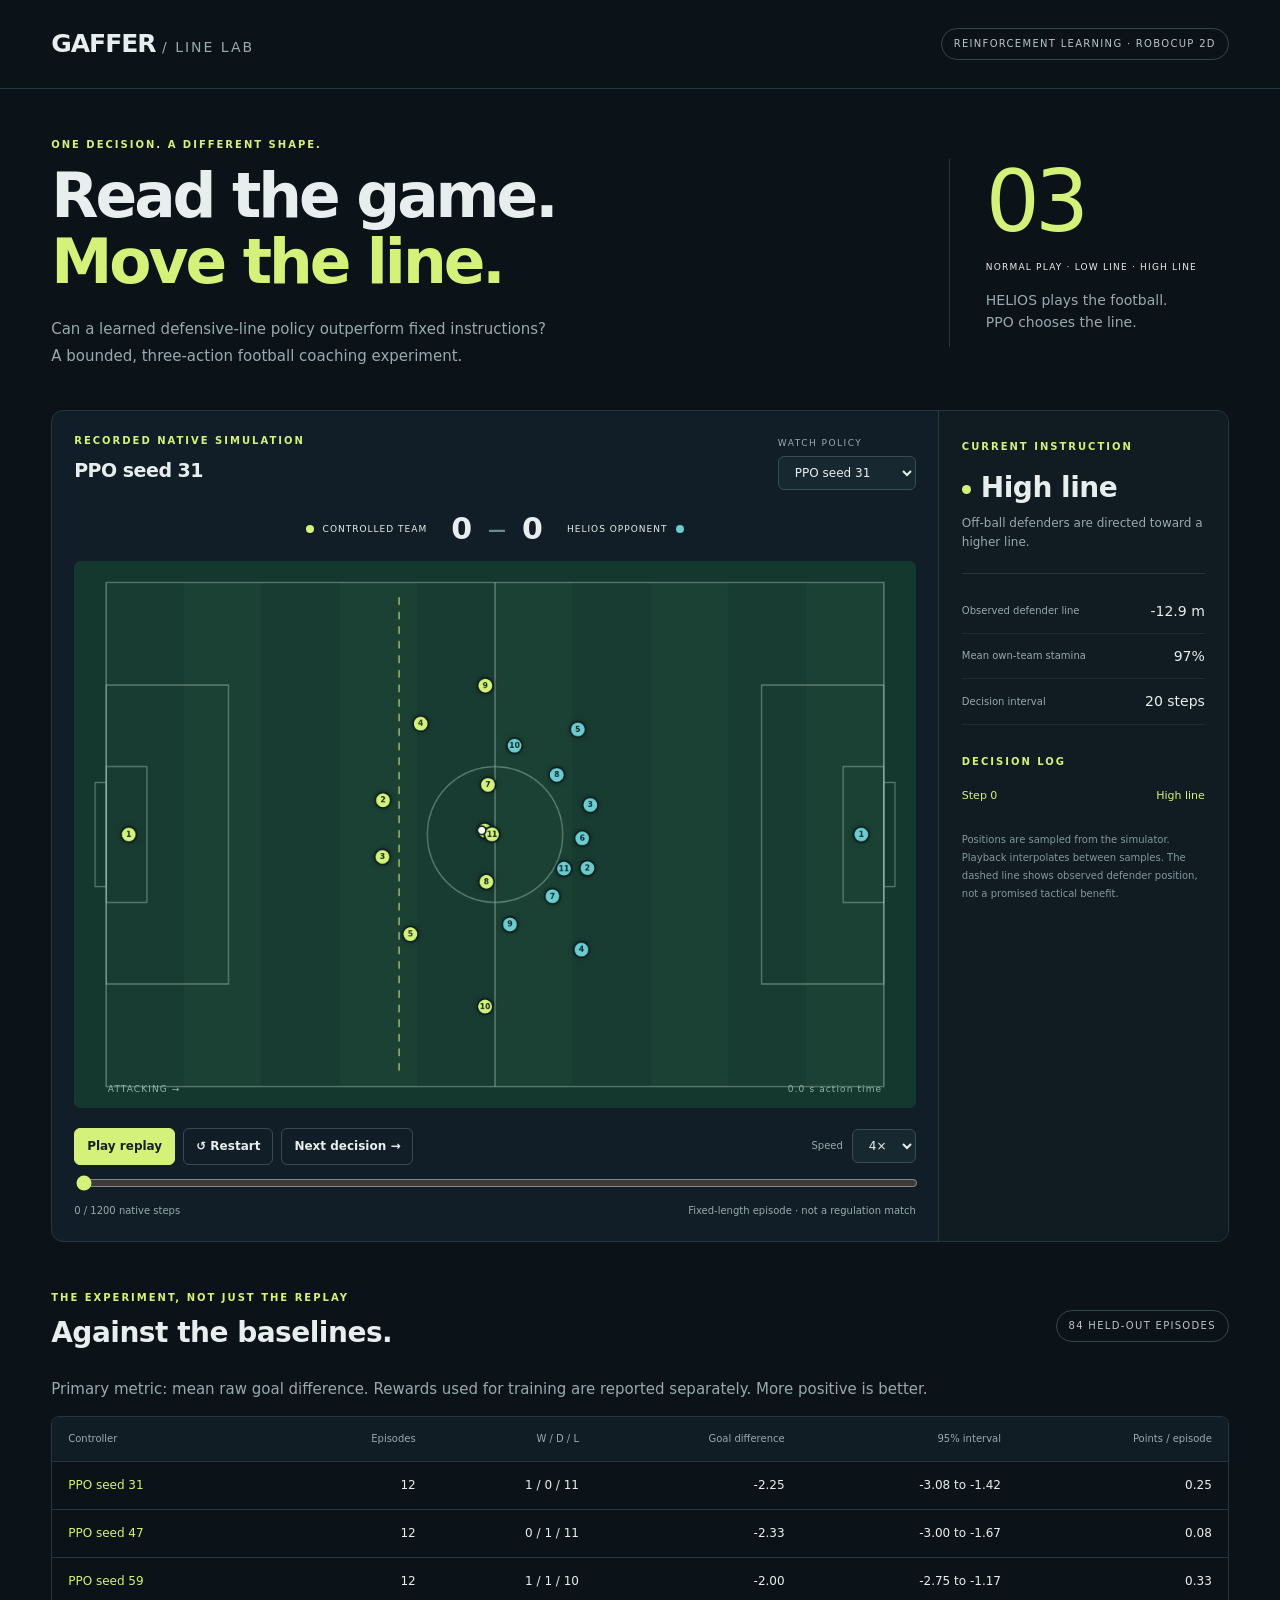
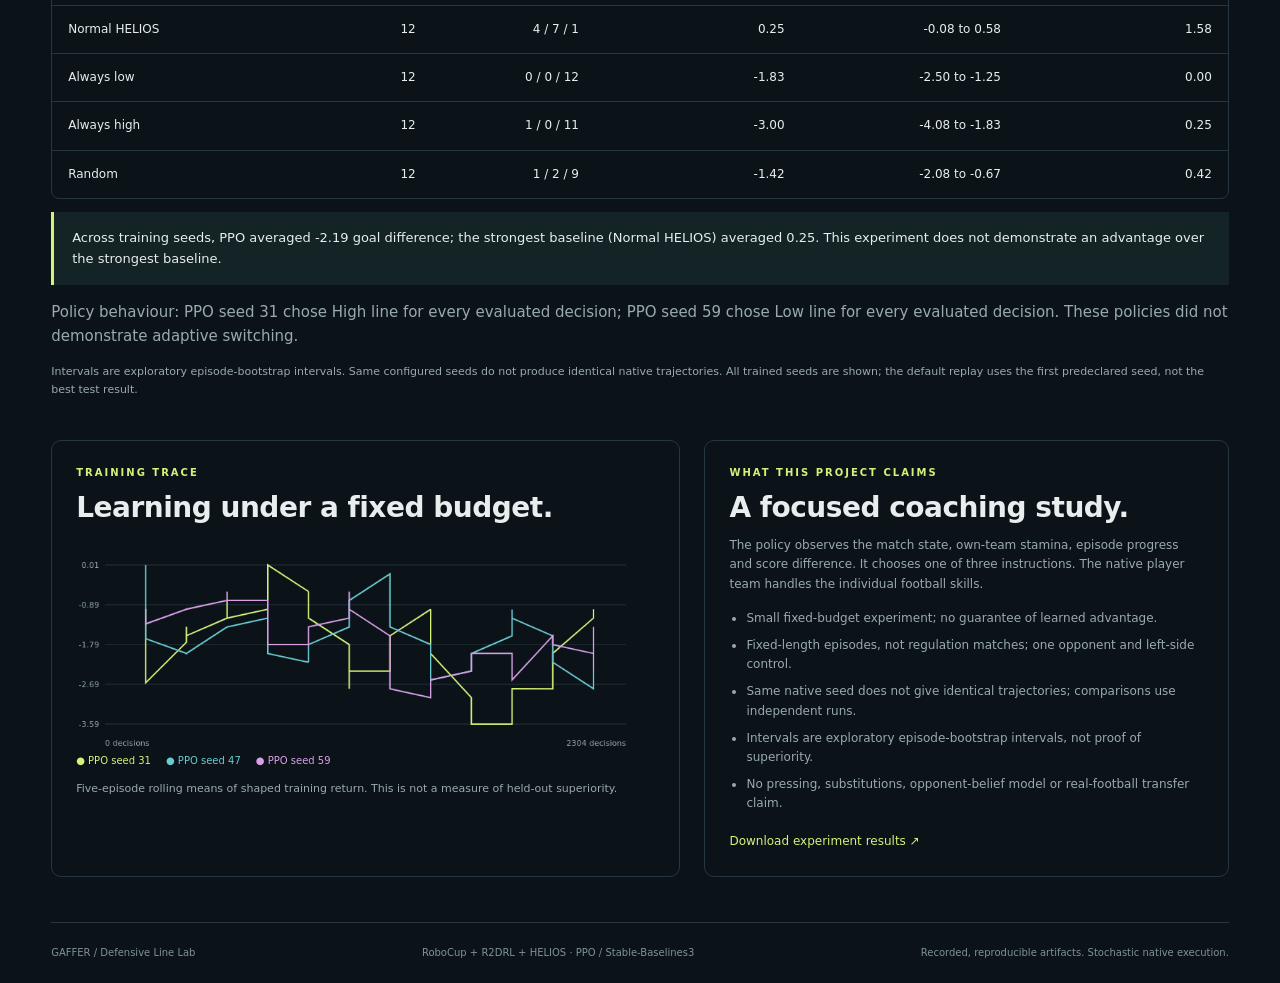
<file: line_coach_demo/index.html>
<!doctype html>
<html lang="en"><head><meta charset="utf-8"><meta name="viewport" content="width=device-width,initial-scale=1">
<title>GAFFER — Defensive Line Lab</title><link rel="icon" href="data:,"><link rel="stylesheet" href="style.css"></head>
<body>
<header><a class="brand" href="#">GAFFER<span> / LINE LAB</span></a><span class="badge">REINFORCEMENT LEARNING · ROBOCUP 2D</span></header>
<main>
<section class="intro"><div><p class="eyebrow">ONE DECISION. A DIFFERENT SHAPE.</p><h1>Read the game.<br><em>Move the line.</em></h1><p class="lede">Can a learned defensive-line policy outperform fixed instructions?<br>A bounded, three-action football coaching experiment.</p></div><div class="scope"><strong>03</strong><span>NORMAL PLAY · LOW LINE · HIGH LINE</span><p>HELIOS plays the football.<br>PPO chooses the line.</p></div></section>
<p id="error" role="alert" hidden></p>
<section class="workspace" aria-label="Replay workspace">
<div class="match">
<div class="match-head"><div><p class="eyebrow">RECORDED NATIVE SIMULATION</p><h2 id="controller">Loading experiment…</h2></div><label class="select-label">WATCH POLICY<select id="policy" aria-label="Choose replay" disabled></select></label></div>
<div class="scoreboard"><div><i class="dot home"></i><span>CONTROLLED TEAM</span></div><strong><span id="home-score">0</span><small>—</small><span id="away-score">0</span></strong><div><span>HELIOS OPPONENT</span><i class="dot away"></i></div></div>
<div class="pitch-wrap"><canvas id="pitch" width="1100" height="714" aria-label="22-player recorded football replay"></canvas><div class="pitch-label"><span>ATTACKING →</span><span id="clock">0.0 s action time</span></div></div>
<div class="transport"><button id="play" disabled>Play replay</button><button id="restart" class="secondary" disabled aria-label="Restart replay">↺ Restart</button><button id="next" class="secondary" disabled>Next decision →</button><label>Speed <select id="speed" aria-label="Playback speed"><option value="1">1×</option><option value="2">2×</option><option value="4" selected>4×</option><option value="8">8×</option></select></label></div>
<input id="scrub" type="range" min="0" max="1200" value="0" aria-label="Replay position" disabled>
<div class="timeline-label"><span id="step">0 / 1200 native steps</span><span>Fixed-length episode · not a regulation match</span></div>
</div>
<aside><div class="instruction"><p class="eyebrow">CURRENT INSTRUCTION</p><span class="status-dot"></span><h2 id="instruction">Normal play</h2><p id="instruction-detail">Native HELIOS decision-making.</p></div><div class="readouts"><div><span>Observed defender line</span><strong id="line">—</strong></div><div><span>Mean own-team stamina</span><strong id="stamina">—</strong></div><div><span>Decision interval</span><strong>20 steps</strong></div></div><div class="decision-panel"><p class="eyebrow">DECISION LOG</p><ol id="decisions"></ol></div><p class="aside-note">Positions are sampled from the simulator. Playback interpolates between samples. The dashed line shows observed defender position, not a promised tactical benefit.</p></aside>
</section>
<section class="evidence" id="results"><div class="section-heading"><div><p class="eyebrow">THE EXPERIMENT, NOT JUST THE REPLAY</p><h2>Against the baselines.</h2></div><span id="episode-count" class="badge">Held-out evaluation</span></div><p class="muted">Primary metric: mean raw goal difference. Rewards used for training are reported separately. More positive is better.</p><div class="table-wrap"><table><thead><tr><th>Controller</th><th>Episodes</th><th>W / D / L</th><th>Goal difference</th><th>95% interval</th><th>Points / episode</th></tr></thead><tbody id="results-body"></tbody></table></div><p id="conclusion" class="conclusion"></p><p id="behaviour" class="muted"></p><p class="muted small">Intervals are exploratory episode-bootstrap intervals. Same configured seeds do not produce identical native trajectories. All trained seeds are shown; the default replay uses the first predeclared seed, not the best test result.</p></section>
<section class="bottom-grid"><div class="chart-card"><p class="eyebrow">TRAINING TRACE</p><h2>Learning under a fixed budget.</h2><canvas id="learning" width="800" height="300" aria-label="Training episode-return curves"></canvas><div id="legend"></div><p class="muted small">Five-episode rolling means of shaped training return. This is not a measure of held-out superiority.</p></div><div class="method"><p class="eyebrow">WHAT THIS PROJECT CLAIMS</p><h2>A focused coaching study.</h2><p>The policy observes the match state, own-team stamina, episode progress and score difference. It chooses one of three instructions. The native player team handles the individual football skills.</p><ul id="limitations"></ul><a href="data/summary.json" download>Download experiment results ↗</a></div></section>
<footer><span>GAFFER / Defensive Line Lab</span><span>RoboCup + R2DRL + HELIOS · PPO / Stable-Baselines3</span><span>Recorded, reproducible artifacts. Stochastic native execution.</span></footer>
</main><script src="app.js"></script></body></html>
</file>
<file: line_coach_demo/style.css>
:root{color-scheme:dark;--bg:#0b1319;--panel:#121e27;--line:#263640;--text:#e7eeed;--muted:#98aaaE;--lime:#d4f279;--cyan:#6bcbd1}*{box-sizing:border-box}body{margin:0;background:var(--bg);color:var(--text);font:15px/1.6 system-ui,-apple-system,Segoe UI,sans-serif}header{padding:24px 4%;border-bottom:1px solid var(--line);display:flex;justify-content:space-between;align-items:center}.brand{color:var(--text);font-size:25px;font-weight:850;text-decoration:none;letter-spacing:-1px}.brand span{font-weight:400;font-size:14px;color:var(--muted);letter-spacing:2px}.badge{border:1px solid #35444b;border-radius:30px;padding:7px 12px;font-size:10px;letter-spacing:1.3px;color:#b5c7c7}main{max-width:1500px;margin:auto;padding:0 4%}.intro{display:flex;justify-content:space-between;align-items:center;padding:48px 0 40px}.eyebrow{font-size:10px;letter-spacing:2px;font-weight:750;color:var(--lime);margin:0 0 10px}h1{font-size:clamp(38px,4.8vw,68px);line-height:1.08;letter-spacing:-3px;margin:0 0 20px;font-weight:650}h1 em{font-style:normal;color:var(--lime)}.lede,.muted{color:var(--muted)}.lede{font-size:15px;line-height:1.8;margin-bottom:0}.scope{border-left:1px solid var(--line);padding-left:36px;width:280px}.scope strong{display:block;font-size:85px;line-height:1;letter-spacing:-5px;color:var(--lime);font-weight:400}.scope span{display:block;font-size:9px;letter-spacing:1.2px;margin-top:16px}.scope p{font-size:14px;color:var(--muted)}.workspace{display:grid;grid-template-columns:minmax(0,1fr) 290px;border:1px solid var(--line);border-radius:12px;overflow:hidden;background:var(--panel)}.match{padding:22px;min-width:0}.match-head{display:flex;justify-content:space-between;align-items:center;gap:12px}h2{font-size:23px;line-height:1.2;letter-spacing:-.5px;margin:0 0 12px;font-weight:600}.match h2{font-size:19px}.select-label{font-size:9px;letter-spacing:1.5px;color:var(--muted)}select,button{font:inherit;border-radius:6px;border:1px solid #3a4b51;padding:8px 12px;background:#182831;color:var(--text);cursor:pointer}select{display:block;font-size:12px;margin-top:5px;max-width:210px}button{background:var(--lime);color:#152214;border-color:var(--lime);font-weight:650;font-size:12px}.secondary{background:transparent;color:var(--text);border-color:#3a4b51}button:hover:not(:disabled){filter:brightness(1.12)}button:disabled{opacity:.4;cursor:wait}button:focus-visible,select:focus-visible,a:focus-visible{outline:2px solid var(--cyan);outline-offset:3px}.scoreboard{display:flex;justify-content:center;align-items:center;gap:24px;padding:18px 0 14px}.scoreboard>div{display:flex;align-items:center;gap:9px;font-size:9px;letter-spacing:1px}.scoreboard strong{display:flex;align-items:center;gap:16px;font-size:30px;line-height:1.2}.scoreboard small{font-size:18px;color:#71898b}.dot{width:8px;height:8px;border-radius:50%;display:inline-block}.home{background:var(--lime)}.away{background:var(--cyan)}.pitch-wrap{position:relative;border-radius:7px;overflow:hidden;background:#173932}#pitch{width:100%;display:block;aspect-ratio:1100/714}.pitch-label{display:flex;justify-content:space-between;position:absolute;left:4%;right:4%;bottom:2%;font-size:9px;letter-spacing:1.1px;color:#94b4a9}.transport{display:flex;gap:8px;align-items:center;margin:20px 0 8px}.transport label{margin-left:auto;font-size:10px;color:var(--muted);display:flex;align-items:center;gap:9px}.transport select{margin:0}#scrub{width:100%;accent-color:var(--lime);cursor:pointer}.timeline-label{font-size:10px;color:var(--muted);display:flex;justify-content:space-between;gap:12px;margin-top:5px}aside{background:#101b22;border-left:1px solid var(--line);padding:28px 23px}.instruction{padding-bottom:20px;border-bottom:1px solid var(--line)}.instruction h2{display:inline-block;font-size:28px;margin:6px 0 10px;vertical-align:middle}.status-dot{display:inline-block;width:9px;height:9px;background:var(--lime);border-radius:50%;margin-right:10px}.instruction>p:last-child{font-size:12px;color:var(--muted);margin:0}.readouts{padding:15px 0}.readouts>div{display:flex;justify-content:space-between;align-items:center;gap:7px;border-bottom:1px solid #1d2c34;padding:11px 0;font-size:10px;color:var(--muted)}.readouts strong{font-size:14px;color:var(--text);font-weight:500;white-space:nowrap}.decision-panel{margin-top:14px}.decision-panel ol{list-style:none;padding:0;margin:0;max-height:180px;overflow:auto}.decision-panel li{display:flex;justify-content:space-between;font-size:11px;padding:7px 0;color:var(--muted)}.decision-panel li.active{color:var(--lime)}.aside-note{color:#83999d;font-size:10px;margin-top:20px;line-height:1.8}.evidence{padding:48px 0 30px}.section-heading{display:flex;justify-content:space-between;align-items:center}.section-heading h2,.bottom-grid h2{font-size:28px}.table-wrap{overflow:auto;border:1px solid var(--line);border-radius:8px}table{border-collapse:collapse;width:100%;font-variant-numeric:tabular-nums}th,td{text-align:right;padding:14px 16px;border-bottom:1px solid var(--line);white-space:nowrap;font-size:12px}th{font-size:10px;color:var(--muted);font-weight:500;background:#111d24}th:first-child,td:first-child{text-align:left}tr:last-child td{border-bottom:0}tr.ppo td:first-child{color:var(--lime)}.conclusion{padding:16px 18px;border-left:3px solid var(--lime);background:#142326;font-size:13px}.small{font-size:11px}.bottom-grid{display:grid;grid-template-columns:1.2fr 1fr;gap:24px;margin-bottom:45px}.chart-card,.method{border:1px solid var(--line);border-radius:10px;padding:24px}.method>p:not(.eyebrow),.method li{font-size:12px;color:var(--muted)}.method ul{padding-left:17px}.method li{margin:8px 0}.method a{font-size:12px;color:var(--lime);text-decoration:none}#learning{width:100%;display:block}#legend{display:flex;gap:15px;flex-wrap:wrap;font-size:10px}footer{display:flex;justify-content:space-between;gap:20px;font-size:10px;color:#7e9298;padding:22px 0;border-top:1px solid var(--line)}#error{padding:18px;border:1px solid #b97c6d;color:#ffd3c2;background:#302021;border-radius:8px}@media(max-width:1000px){.workspace{grid-template-columns:minmax(0,1fr) 240px}aside{padding:24px 16px}.match{padding:16px}.transport{flex-wrap:wrap}.scope{width:230px}.scoreboard{gap:15px}}@media(max-width:760px){header .badge{display:none}.intro{padding:32px 0}.scope{display:none}h1{letter-spacing:-2px}.workspace,.bottom-grid{grid-template-columns:1fr}aside{border-left:0;border-top:1px solid var(--line)}.decision-panel ol{max-height:120px}.scoreboard>div{font-size:8px}.scoreboard{gap:12px}.scoreboard strong{gap:10px}.match-head{align-items:flex-start}.timeline-label{font-size:9px}.transport button{font-size:11px;padding:8px}.section-heading{align-items:flex-start;gap:10px}.section-heading h2,.bottom-grid h2{font-size:24px}footer{flex-direction:column;gap:8px}.intro .lede br{display:none}}
</file>
